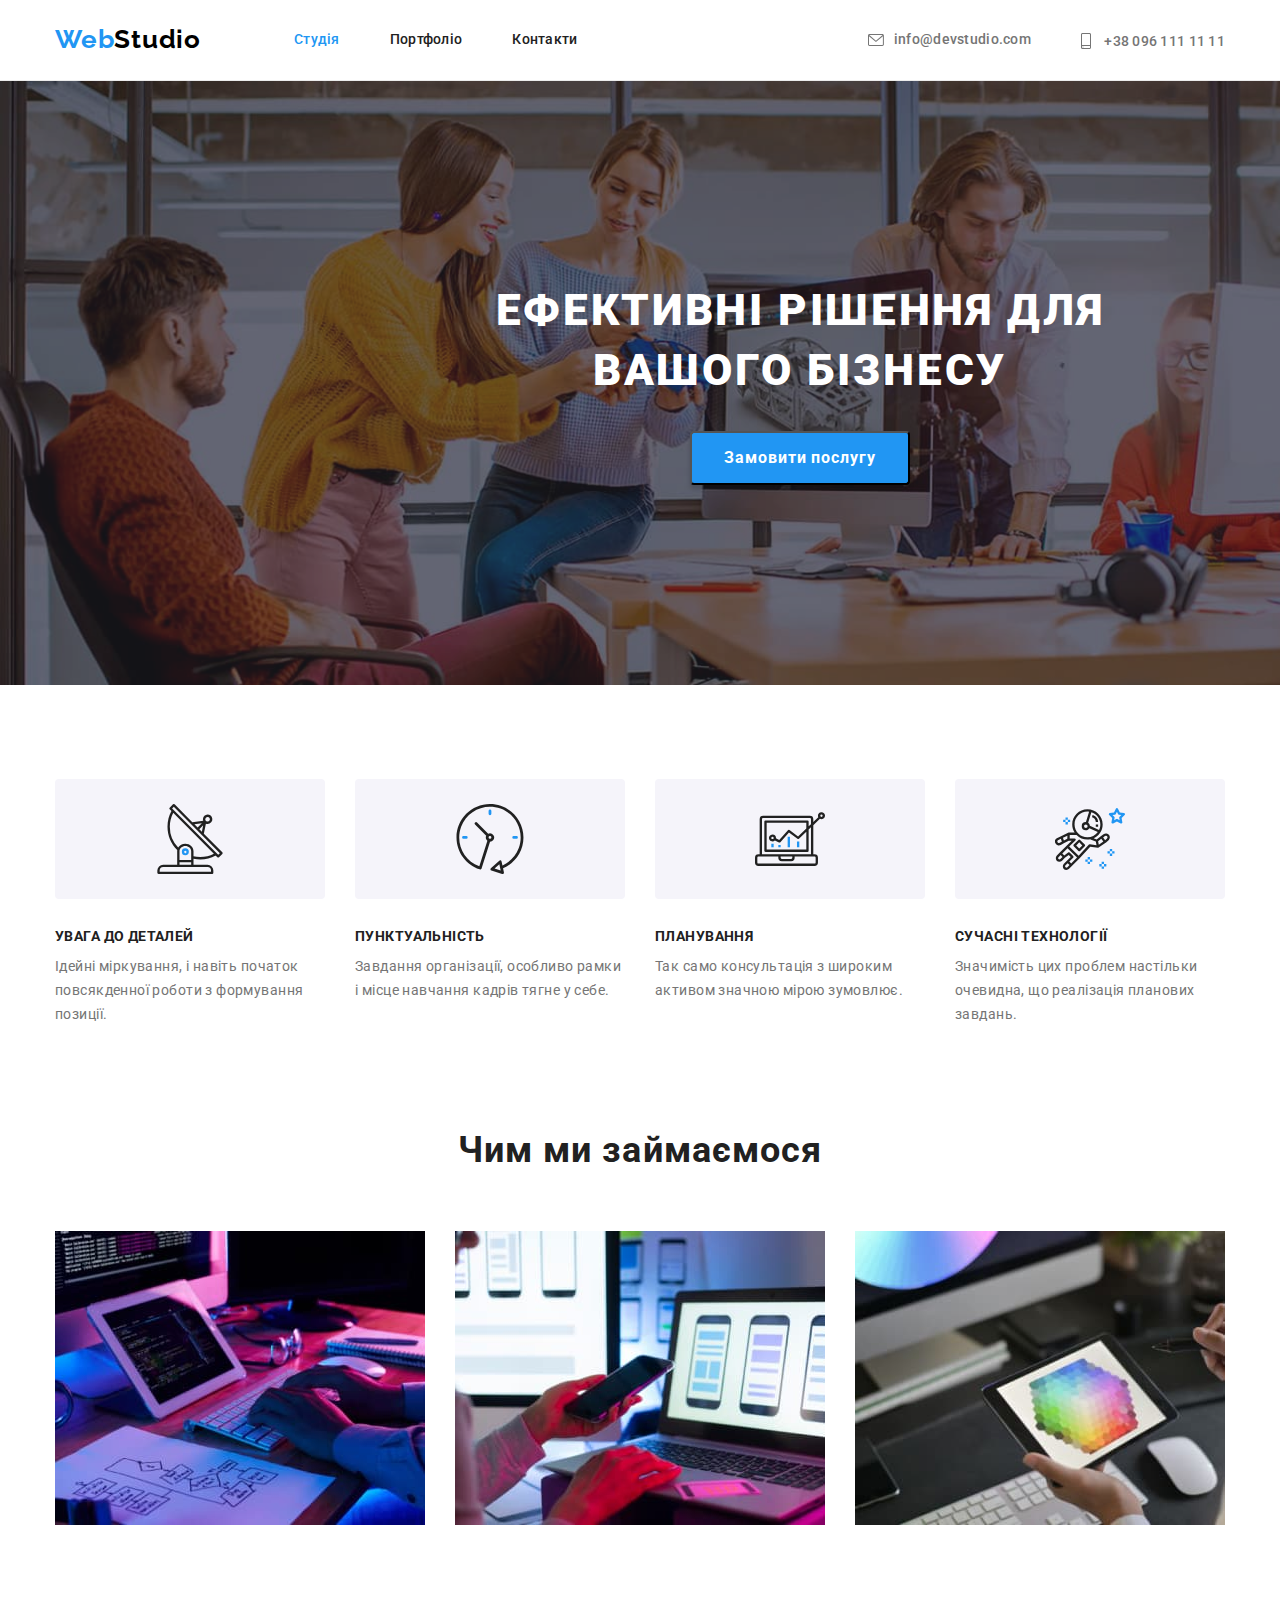
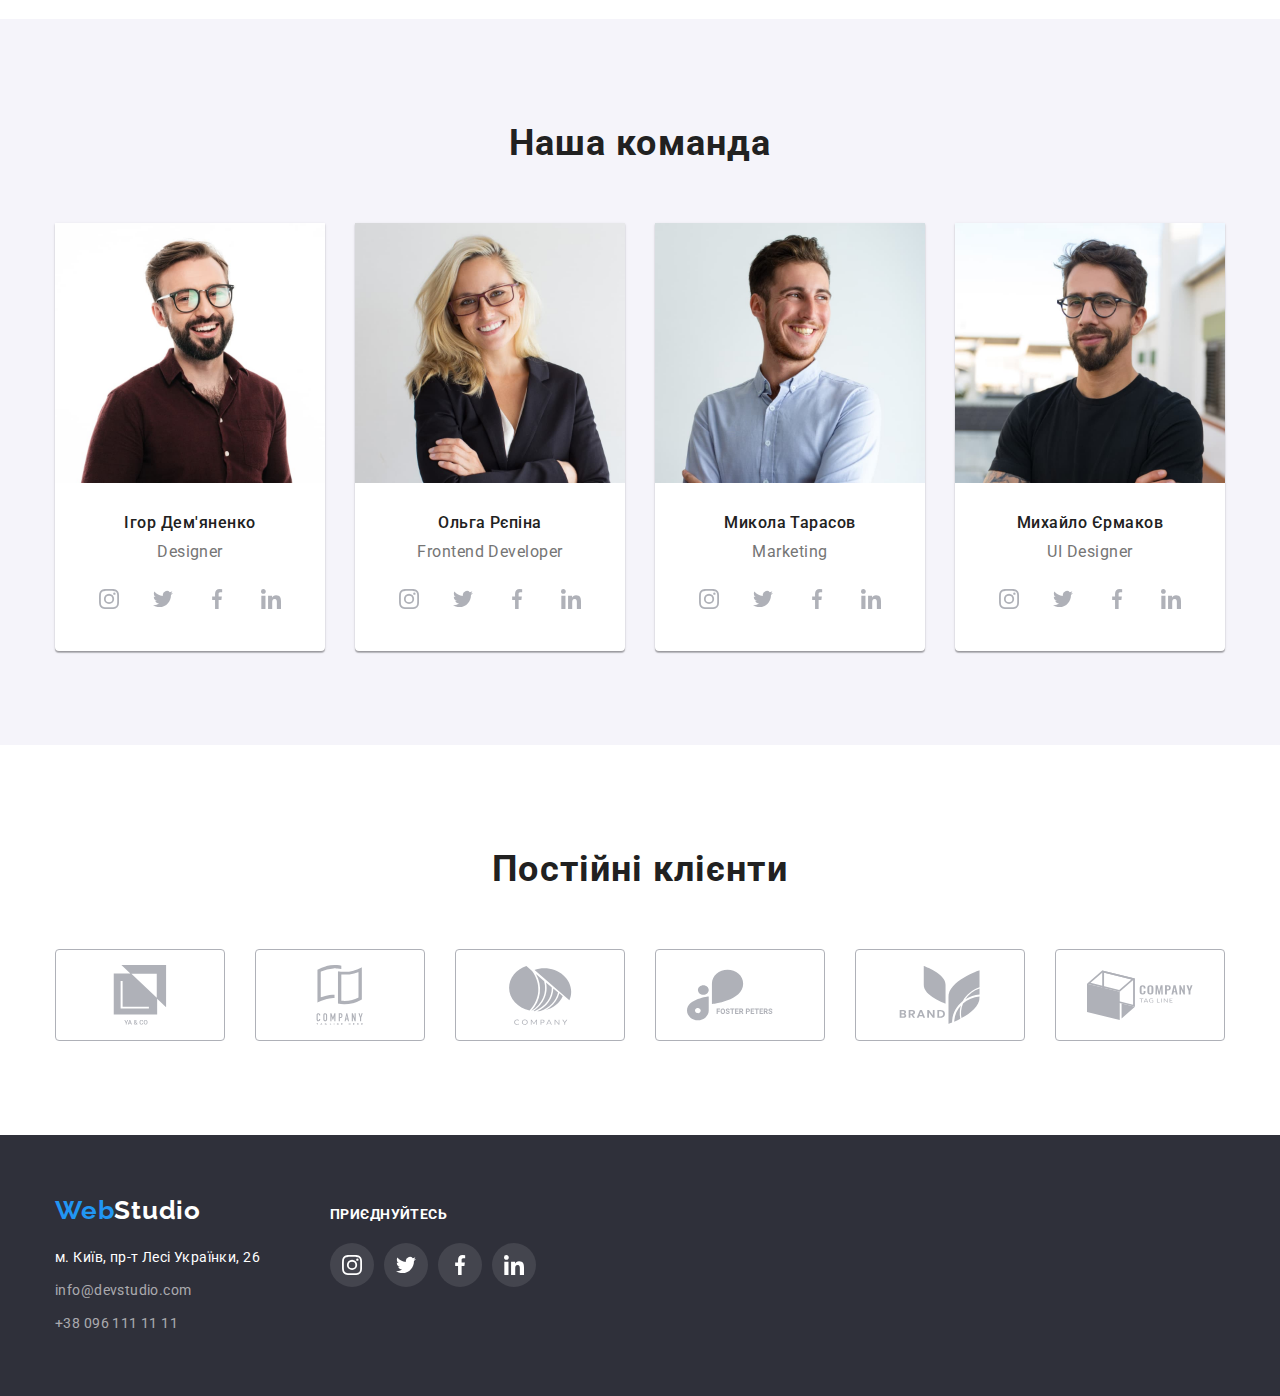
<file: index.html>
<!DOCTYPE html>
<html lang="uk">
  <head>
    <meta charset="UTF-8" />
    <meta http-equiv="X-UA-Compatible" content="IE=edge" />
    <meta name="viewport" content="width=device-width, initial-scale=1.0" />
    <title>WebStudio</title>
    <!-- подключение шрифтов -->
    <link rel="preconnect" href="https://fonts.googleapis.com" />
    <link rel="preconnect" href="https://fonts.gstatic.com" crossorigin />

    <link
      href="https://fonts.googleapis.com/css2?family=Raleway:wght@700&family=Roboto:wght@400;500;700;900&display=swap"
      rel="stylesheet"
    />
    <link
      rel="stylesheet"
      href="https://cdnjs.cloudflare.com/ajax/libs/modern-normalize/2.0.0/modern-normalize.css"
    />
    <link rel="stylesheet" href="./css/styles.css" />
  </head>
  <body>
    <!-- HEADER -->
    <header class="bg-header">
      <div class="container nav-flex">
        <div class="logo-nav-flex">
          <a href="./index.html" class="logo"
            ><span lang="en">Web</span><span lang="en" class="logo-part">Studio</span>
          </a>
          <nav>
            <ul class="nav-flex link">
              <li class="item current-page"><a href="#" class="nav-link">Студія</a></li>
              <li class="item"><a href="./portfolio.html" class="nav-link">Портфоліо</a></li>
              <li class="item"><a href="#contacts" class="nav-link">Контакти</a></li>
            </ul>
          </nav>
        </div>

        <ul class="link nav-flex">
          <li class="item">
            <a href="mailto:info@devstudio.com" class="mail-link">
              <svg class="nav-icon-envelope" width="16" height="12">
                <use href="./images/icons.svg#icon-envelope"></use>
              </svg>
              info@devstudio.com
            </a>
          </li>
          <li class="item">
            <a href="tel:+380961111111" class="tel-link">
              <sub>
                <svg class="nav-icon-smartphone" width="10" height="16">
                  <use href="./images/icons.svg#icon-smartphone"></use>
                </svg>
              </sub>
              +38 096 111 11 11
            </a>
          </li>
        </ul>
      </div>
    </header>
    <main>
      <!-- HERO -->
      <section class="section-bg-hero bg-hero">
        <div class="">
          <div class="container">
            <h1 class="header-hero">Ефективні рішення для вашого бізнесу</h1>
            <button type="button" class="button-service">Замовити послугу</button>
          </div>
        </div>
      </section>

      <!--About-->
      <section class="section">
        <div class="container">
          <h2 class="visually-hidden">Specific company</h2>
          <ul class="link about-flex">
            <li class="about-list">
              <div class="about-container">
                <svg class="about-icon" width="70" height="70">
                  <use href="./images/icons.svg#icon-antenna"></use>
                </svg>
              </div>
              <h3 class="about-header">УВАГА ДО ДЕТАЛЕЙ</h3>
              <p class="about-paragraph">
                Ідейні міркування, і навіть початок повсякденної роботи з формування позиції.
              </p>
            </li>
            <li class="about-list">
              <div class="about-container">
                <svg class="about-icon" width="70" height="70">
                  <use href="./images/icons.svg#icon-clock"></use>
                </svg>
              </div>
              <h3 class="about-header">ПУНКТУАЛЬНІСТЬ</h3>
              <p class="about-paragraph">
                Завдання організації, особливо рамки і місце навчання кадрів тягне у себе.
              </p>
            </li>
            <li class="about-list">
              <div class="about-container">
                <svg class="about-icon" width="70" height="70">
                  <use href="./images/icons.svg#icon-diagram"></use>
                </svg>
              </div>
              <h3 class="about-header">ПЛАНУВАННЯ</h3>
              <p class="about-paragraph">
                Так само консультація з широким активом значною мірою зумовлює.
              </p>
            </li>
            <li class="about-list">
              <div class="about-container">
                <svg class="about-icon" width="70" height="70">
                  <use href="./images/icons.svg#icon-astronaut"></use>
                </svg>
              </div>
              <h3 class="about-header">СУЧАСНІ ТЕХНОЛОГІЇ</h3>
              <p class="about-paragraph">
                Значимість цих проблем настільки очевидна, що реалізація планових завдань.
              </p>
            </li>
          </ul>
        </div>
      </section>
      <!--About our work-->
      <section class="section work">
        <div class="container">
          <h2 class="header-second">Чим ми займаємося</h2>
          <ul class="link about-work-flex">
            <li class="about-work-list">
              <img src="./images/box1.jpg" alt="Екран і руки на клавіатурі" width="370" />
            </li>
            <li class="about-work-list">
              <img src="./images/box2.jpg" alt="Екран і телефон в руці" width="370" />
            </li>
            <li class="about-work-list">
              <img src="./images/box3.jpg" alt="Планшет в руці" width="370" />
            </li>
          </ul>
        </div>
      </section>

      <!-- Our team -->
      <section class="section our-team">
        <div class="container">
          <h2 class="header-second">Наша команда</h2>
          <ul class="link our-team-flex">
            <li class="our-team-list">
              <img src="./images/imgpd1.jpg" alt="Фотографія продакт дизайнера" width="270" />
              <div class="our-team-item">
                <h3 class="our-team-name">Ігор Дем'яненко</h3>
                <p class="our-team-paragraph"><span lang="en">Designer</span></p>
                <ul class="our-team-social-container link">
                  <li class="our-team-icon-container list">
                    <a href="" class="our-team-icon-link" target="_blank" rel="noopener noreferrer">
                      <svg class="our-team-icon" width="20" height="20">
                        <use href="./images/icons.svg#icon-instagram"></use>
                      </svg>
                    </a>
                  </li>
                  <li class="our-team-icon-container list">
                    <a href="" class="our-team-icon-link" target="_blank" rel="noopener noreferrer">
                      <svg class="our-team-icon" width="20" height="20">
                        <use href="./images/icons.svg#icon-twitter"></use>
                      </svg>
                    </a>
                  </li>
                  <li class="our-team-icon-container list">
                    <a href="" class="our-team-icon-link" target="_blank" rel="noopener noreferrer">
                      <svg class="our-team-icon" width="20" height="20">
                        <use href="./images/icons.svg#icon-facebook"></use>
                      </svg>
                    </a>
                  </li>
                  <li class="our-team-icon-container list">
                    <a href="" class="our-team-icon-link" target="_blank" rel="noopener noreferrer">
                      <svg class="our-team-icon" width="20" height="20">
                        <use href="./images/icons.svg#icon-linkedin"></use>
                      </svg>
                    </a>
                  </li>
                </ul>
              </div>
            </li>
            <li class="our-team-list">
              <img src="./images/imgfd1.jpg" alt="Фотографія фронтенд розробника" width="270" />
              <div class="our-team-item">
                <h3 class="our-team-name">Ольга Рєпіна</h3>
                <p class="our-team-paragraph"><span lang="en">Frontend Developer</span></p>
                <ul class="our-team-social-container link">
                  <li class="our-team-icon-container list">
                    <a href="" class="our-team-icon-link" target="_blank" rel="noopener noreferrer">
                      <svg class="our-team-icon" width="20" height="20">
                        <use href="./images/icons.svg#icon-instagram"></use>
                      </svg>
                    </a>
                  </li>
                  <li class="our-team-icon-container list">
                    <a href="" class="our-team-icon-link" target="_blank" rel="noopener noreferrer">
                      <svg class="our-team-icon" width="20" height="20">
                        <use href="./images/icons.svg#icon-twitter"></use>
                      </svg>
                    </a>
                  </li>
                  <li class="our-team-icon-container list">
                    <a href="" class="our-team-icon-link" target="_blank" rel="noopener noreferrer">
                      <svg class="our-team-icon" width="20" height="20">
                        <use href="./images/icons.svg#icon-facebook"></use>
                      </svg>
                    </a>
                  </li>
                  <li class="our-team-icon-container list">
                    <a href="" class="our-team-icon-link" target="_blank" rel="noopener noreferrer">
                      <svg class="our-team-icon" width="20" height="20">
                        <use href="./images/icons.svg#icon-linkedin"></use>
                      </svg>
                    </a>
                  </li>
                </ul>
              </div>
            </li>
            <li class="our-team-list">
              <img src="./images/imgm1.jpg" alt="Фотографія маркетолога" width="270" />
              <div class="our-team-item">
                <h3 class="our-team-name">Микола Тарасов</h3>
                <p class="our-team-paragraph"><span lang="en">Marketing</span></p>
                <ul class="our-team-social-container link">
                  <li class="our-team-icon-container list">
                    <a href="" class="our-team-icon-link" target="_blank" rel="noopener noreferrer">
                      <svg class="our-team-icon" width="20" height="20">
                        <use href="./images/icons.svg#icon-instagram"></use>
                      </svg>
                    </a>
                  </li>
                  <li class="our-team-icon-container list">
                    <a href="" class="our-team-icon-link" target="_blank" rel="noopener noreferrer">
                      <svg class="our-team-icon" width="20" height="20">
                        <use href="./images/icons.svg#icon-twitter"></use>
                      </svg>
                    </a>
                  </li>
                  <li class="our-team-icon-container list">
                    <a href="" class="our-team-icon-link" target="_blank" rel="noopener noreferrer">
                      <svg class="our-team-icon" width="20" height="20">
                        <use href="./images/icons.svg#icon-facebook"></use>
                      </svg>
                    </a>
                  </li>
                  <li class="our-team-icon-container list">
                    <a href="" class="our-team-icon-link" target="_blank" rel="noopener noreferrer">
                      <svg class="our-team-icon" width="20" height="20">
                        <use href="./images/icons.svg#icon-linkedin"></use>
                      </svg>
                    </a>
                  </li>
                </ul>
              </div>
            </li>
            <li class="our-team-list">
              <img src="./images/imguid1.jpg" alt="Фотографія UI дизайнера" width="270" />
              <div class="our-team-item">
                <h3 class="our-team-name">Михайло Єрмаков</h3>
                <p class="our-team-paragraph"><span lang="en">UI Designer</span></p>
                <ul class="our-team-social-container link">
                  <li class="our-team-icon-container list">
                    <a href="" class="our-team-icon-link" target="_blank" rel="noopener noreferrer">
                      <svg class="our-team-icon" width="20" height="20">
                        <use href="./images/icons.svg#icon-instagram"></use>
                      </svg>
                    </a>
                  </li>
                  <li class="our-team-icon-container list">
                    <a href="" class="our-team-icon-link" target="_blank" rel="noopener noreferrer">
                      <svg class="our-team-icon" width="20" height="20">
                        <use href="./images/icons.svg#icon-twitter"></use>
                      </svg>
                    </a>
                  </li>
                  <li class="our-team-icon-container list">
                    <a href="" class="our-team-icon-link" target="_blank" rel="noopener noreferrer">
                      <svg class="our-team-icon" width="20" height="20">
                        <use href="./images/icons.svg#icon-facebook"></use>
                      </svg>
                    </a>
                  </li>
                  <li class="our-team-icon-container list">
                    <a href="" class="our-team-icon-link" target="_blank" rel="noopener noreferrer">
                      <svg class="our-team-icon" width="20" height="20">
                        <use href="./images/icons.svg#icon-linkedin"></use>
                      </svg>
                    </a>
                  </li>
                </ul>
              </div>
            </li>
          </ul>
        </div>
      </section>
      <!-- Our clients -->
      <section class="section our-clients">
        <div class="container">
          <h2 class="header-second">Постійні клієнти</h2>
          <ul class="link our-clients-flex">
            <li class="our-clients-rectangle">
              <a href="" class="our-clients-link" target="_blank" rel="noopener noreferrer">
                <svg class="our-clients-icon" width="106" height="60">
                  <use href="./images/icons.svg#icon-client-1"></use>
                </svg>
              </a>
            </li>
            <li class="our-clients-rectangle">
              <a href="" class="our-clients-link" target="_blank" rel="noopener noreferrer">
                <svg class="our-clients-icon" width="106" height="60">
                  <use href="./images/icons.svg#icon-client-2"></use>
                </svg>
              </a>
            </li>
            <li class="our-clients-rectangle">
              <a href="" class="our-clients-link" target="_blank" rel="noopener noreferrer">
                <svg class="our-clients-icon" width="106" height="60">
                  <use href="./images/icons.svg#icon-client-3"></use>
                </svg>
              </a>
            </li>
            <li class="our-clients-rectangle">
              <a href="" class="our-clients-link" target="_blank" rel="noopener noreferrer">
                <svg class="our-clients-icon" width="106" height="60">
                  <use href="./images/icons.svg#icon-client-4"></use>
                </svg>
              </a>
            </li>
            <li class="our-clients-rectangle">
              <a href="" class="our-clients-link" target="_blank" rel="noopener noreferrer">
                <svg class="our-clients-icon" width="106" height="60">
                  <use href="./images/icons.svg#icon-client-5"></use>
                </svg>
              </a>
            </li>
            <li class="our-clients-rectangle">
              <a href="" class="our-clients-link" target="_blank" rel="noopener noreferrer">
                <svg class="our-clients-icon" width="106" height="60">
                  <use href="./images/icons.svg#icon-client-6"></use>
                </svg>
              </a>
            </li>
          </ul>
        </div>
      </section>
    </main>
    <!-- Footer -->
    <footer class="footer">
      <div class="ft-container container">
        <div class="ft-left-side-container">
          <a href="./index.html" class="logo-ft"
            ><span lang="en">Web</span><span lang="en" class="logo-part-ft">Studio</span>
          </a>
          <address id="contacts" class="ft-address">
            <ul class="link">
              <li class="li-ft">
                <a
                  href="https://goo.gl/maps/rEXAgXgdKfEQJtbBA?coh=178573&amp;entry=tt"
                  target="_blank"
                  rel="noopener noreferrer"
                  class="address-link-ft"
                  >м. Київ, пр-т Лесі Українки, 26
                </a>
              </li>
              <li class="li-ft">
                <a href="mailto:info@devstudio.com" class="mail-link-ft"
                  ><span lang="en">info@devstudio.com</span>
                </a>
              </li>
              <li><a href="tel:+380961111111" class="tel-link-ft">+38 096 111 11 11</a></li>
            </ul>
          </address>
        </div>
        <div>
          <h2 class="ft-header-social">приєднуйтесь</h2>
          <ul class="link ft-social-container">
            <li class="ft-icon-container list">
              <a href="" class="ft-icon-link" target="_blank" rel="noopener noreferrer">
                <svg class="ft-icon" width="20" height="20">
                  <use href="./images/icons.svg#icon-instagram"></use>
                </svg>
              </a>
            </li>
            <li class="ft-icon-container list">
              <a href="" class="ft-icon-link" target="_blank" rel="noopener noreferrer">
                <svg class="ft-icon" width="20" height="20">
                  <use href="./images/icons.svg#icon-twitter"></use>
                </svg>
              </a>
            </li>
            <li class="ft-icon-container list">
              <a href="" class="ft-icon-link" target="_blank" rel="noopener noreferrer">
                <svg class="ft-icon" width="20" height="20">
                  <use href="./images/icons.svg#icon-facebook"></use>
                </svg>
              </a>
            </li>
            <li class="ft-icon-container list">
              <a href="" class="ft-icon-link" target="_blank" rel="noopener noreferrer">
                <svg class="ft-icon" width="20" height="20">
                  <use href="./images/icons.svg#icon-linkedin"></use>
                </svg>
              </a>
            </li>
          </ul>
        </div>
      </div>
    </footer>
  </body>
</html>
</file>
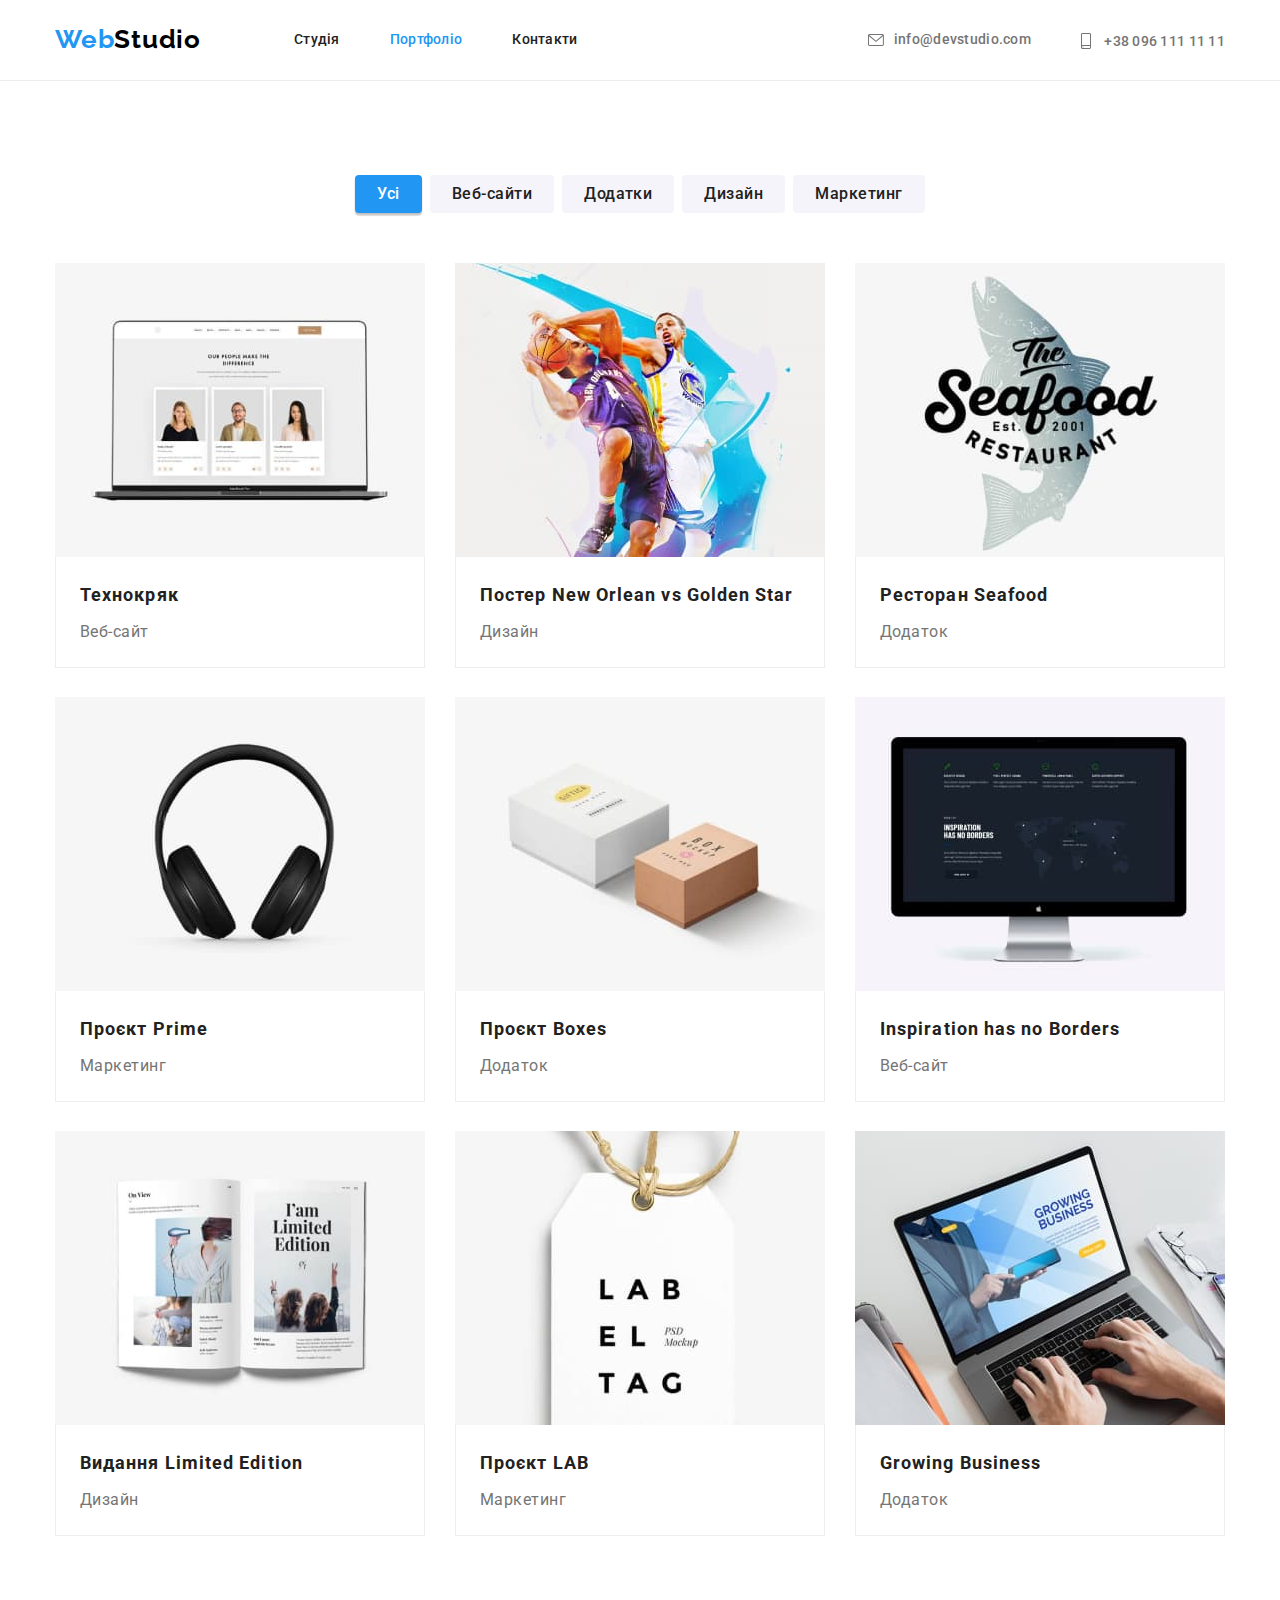
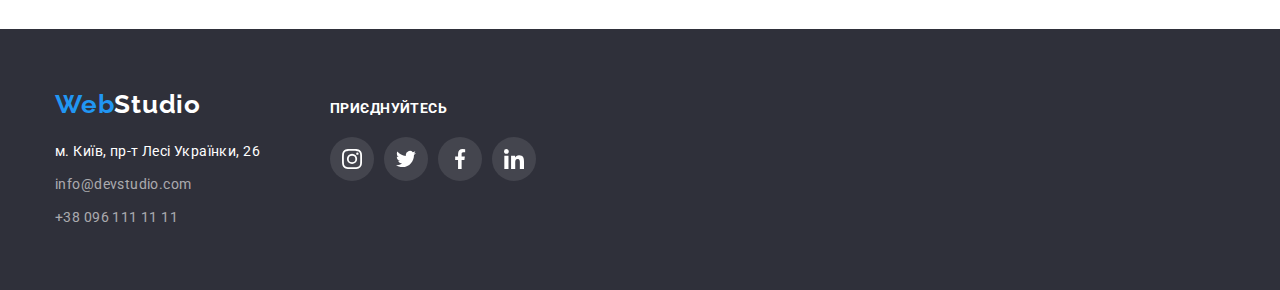
<file: portfolio.html>
<!DOCTYPE html>
<html lang="uk">
  <head>
    <meta charset="UTF-8" />
    <meta http-equiv="X-UA-Compatible" content="IE=edge" />
    <meta name="viewport" content="width=device-width, initial-scale=1.0" />
    <title>WebStudio</title>
    <!-- подключение шрифтов -->
    <link rel="preconnect" href="https://fonts.googleapis.com" />
    <link rel="preconnect" href="https://fonts.gstatic.com" crossorigin />
    <link
      href="https://fonts.googleapis.com/css2?family=Raleway:wght@700&family=Roboto:wght@400;500;700;900&display=swap"
      rel="stylesheet"
    />
    <link
      rel="stylesheet"
      href="https://cdnjs.cloudflare.com/ajax/libs/modern-normalize/2.0.0/modern-normalize.css"
    />
    <link rel="stylesheet" href="./css/styles.css" />
  </head>
  <body>
    <!-- HEADER -->
    <header class="bg-header">
      <div class="container nav-flex">
        <div class="logo-nav-flex">
          <a href="./index.html" class="logo"
            ><span lang="en">Web</span><span lang="en" class="logo-part">Studio</span>
          </a>
          <nav>
            <ul class="link nav-flex">
              <li class="item"><a href="./index.html" class="nav-link">Студія</a></li>
              <li class="item current-page">
                <a href="./portfolio.html" class="nav-link">Портфоліо</a>
              </li>
              <li class="item"><a href="#contacts" class="nav-link">Контакти</a></li>
            </ul>
          </nav>
        </div>
        <ul class="link nav-flex">
          <li class="item">
            <a href="mailto:info@devstudio.com" class="mail-link">
              <svg class="nav-icon-envelope" width="16" height="12">
                <use href="./images/icons.svg#icon-envelope"></use>
              </svg>
              info@devstudio.com
            </a>
          </li>
          <li class="item">
            <a href="tel:+380961111111" class="tel-link">
              <sub>
                <svg class="nav-icon-smartphone" width="10" height="16">
                  <use href="./images/icons.svg#icon-smartphone"></use>
                </svg>
              </sub>
              +38 096 111 11 11
            </a>
          </li>
        </ul>
      </div>
    </header>
    <!-- HERO -->
    <main>
      <section class="section">
        <div class="container">
          <h1 class="visually-hidden">Portfolio</h1>
          <ul class="link menu-portfolio">
            <li class="menu-button">
              <button type="button" class="first">Усі</button>
            </li>
            <li class="menu-button">
              <button type="button" class="menu-list-portfolio">Веб-сайти</button>
            </li>
            <li class="menu-button">
              <button type="button" class="menu-list-portfolio">Додатки</button>
            </li>
            <li class="menu-button">
              <button type="button" class="menu-list-portfolio">Дизайн</button>
            </li>
            <li class="menu-button">
              <button type="button" class="menu-list-portfolio">Маркетинг</button>
            </li>
          </ul>

          <ul class="link exzamples-portfolio">
            <li class="exsamples-list">
              <a href="" class="decoration exsamples-list-link">
                <img
                  src="./images/img-exsamples1.jpg"
                  alt="Приклад веб-сайту"
                  width="370"
                  height="294"
                />
                <div class="exsamples-item">
                  <h3 class="exsamples-header">Технокряк</h3>
                  <p class="exsamples-paragraph">Веб-сайт</p>
                </div>
              </a>
            </li>
            <li class="exsamples-list">
              <a href="" class="decoration exsamples-list-link">
                <img
                  src="./images/img-exsamples2.jpg"
                  alt="Приклад дизайну"
                  width="370"
                  height="294"
                  class=""
                />
                <div class="exsamples-item">
                  <h3 class="exsamples-header">
                    Постер <span lang="en">New Orlean vs Golden Star</span>
                  </h3>
                  <p class="exsamples-paragraph">Дизайн</p>
                </div>
              </a>
            </li>
            <li class="exsamples-list">
              <a href="" class="decoration exsamples-list-link">
                <img
                  src="./images/img-exsamples3.jpg"
                  alt="Приклад додатку"
                  width="370"
                  height="294"
                  class=""
                />
                <div class="exsamples-item">
                  <h3 class="exsamples-header">Ресторан <span lang="en">Seafood</span></h3>
                  <p class="exsamples-paragraph">Додаток</p>
                </div>
              </a>
            </li>
            <li class="exsamples-list">
              <a href="" class="decoration exsamples-list-link">
                <img
                  src="./images/img-exsamples4.jpg"
                  alt="Приклад маркетингу"
                  width="370"
                  height="294"
                  class=""
                />
                <div class="exsamples-item">
                  <h3 class="exsamples-header">Проєкт <span lang="en">Prime</span></h3>
                  <p class="exsamples-paragraph">Маркетинг</p>
                </div>
              </a>
            </li>
            <li class="exsamples-list">
              <a href="" class="decoration exsamples-list-link">
                <img
                  src="./images/img-exsamples5.jpg"
                  alt="Приклад додатку"
                  width="370"
                  height="294"
                  class=""
                />
                <div class="exsamples-item">
                  <h3 class="exsamples-header">Проєкт Boxes</h3>
                  <p class="exsamples-paragraph">Додаток</p>
                </div>
              </a>
            </li>
            <li class="exsamples-list">
              <a href="" class="decoration exsamples-list-link">
                <img
                  src="./images/img-exsamples6.jpg"
                  alt="Приклад веб-сайту"
                  width="370"
                  height="294"
                  class="class"
                />
                <div class="exsamples-item">
                  <h3 class="exsamples-header">
                    <span lang="en">Inspiration has no Borders</span>
                  </h3>
                  <p class="exsamples-paragraph">Веб-сайт</p>
                </div>
              </a>
            </li>
            <li class="exsamples-list">
              <a href="" class="decoration exsamples-list-link">
                <img
                  src="./images/img-exsamples7.jpg"
                  alt="Приклад дизайну"
                  width="370"
                  height="294"
                  class="class"
                />
                <div class="exsamples-item">
                  <h3 class="exsamples-header">Видання <span lang="en">Limited Edition</span></h3>
                  <p class="exsamples-paragraph">Дизайн</p>
                </div>
              </a>
            </li>
            <li class="exsamples-list">
              <a href="" class="decoration exsamples-list-link">
                <img
                  src="./images/img-exsamples8.jpg"
                  alt="Приклад маркетингу"
                  width="370"
                  height="294"
                  class="class"
                />
                <div class="exsamples-item">
                  <h3 class="exsamples-header">Проєкт <span lang="en">LAB</span></h3>
                  <p class="exsamples-paragraph">Маркетинг</p>
                </div>
              </a>
            </li>
            <li class="exsamples-list">
              <a href="" class="decoration exsamples-list-link">
                <img
                  src="./images/img-exsamples9.jpg"
                  alt="Приклад додатку"
                  width="370"
                  height="294"
                  class="class"
                />
                <div class="exsamples-item">
                  <h3 class="exsamples-header"><span lang="en">Growing Business</span></h3>
                  <p class="exsamples-paragraph">Додаток</p>
                </div>
              </a>
            </li>
          </ul>
        </div>
      </section>
    </main>
    <!-- Footer -->
    <footer class="footer">
      <div class="ft-container container">
        <div class="ft-left-side-container">
          <a href="./index.html" class="logo-ft"
            ><span lang="en">Web</span><span lang="en" class="logo-part-ft">Studio</span>
          </a>
          <address id="contacts" class="ft-address">
            <ul class="link">
              <li class="li-ft">
                <a
                  href="https://goo.gl/maps/rEXAgXgdKfEQJtbBA?coh=178573&amp;entry=tt"
                  target="_blank"
                  rel="noopener noreferrer"
                  class="address-link-ft"
                  >м. Київ, пр-т Лесі Українки, 26
                </a>
              </li>
              <li class="li-ft">
                <a href="mailto:info@devstudio.com" class="mail-link-ft"
                  ><span lang="en">info@devstudio.com</span>
                </a>
              </li>
              <li><a href="tel:+380961111111" class="tel-link-ft">+38 096 111 11 11</a></li>
            </ul>
          </address>
        </div>
        <div>
          <h2 class="ft-header-social">приєднуйтесь</h2>
          <ul class="link ft-social-container">
            <li class="ft-icon-container list">
              <a href="" class="ft-icon-link" target="_blank" rel="noopener noreferrer">
                <svg class="ft-icon" width="20" height="20">
                  <use href="./images/icons.svg#icon-instagram"></use>
                </svg>
              </a>
            </li>
            <li class="ft-icon-container list">
              <a href="" class="ft-icon-link" target="_blank" rel="noopener noreferrer">
                <svg class="ft-icon" width="20" height="20">
                  <use href="./images/icons.svg#icon-twitter"></use>
                </svg>
              </a>
            </li>
            <li class="ft-icon-container list">
              <a href="" class="ft-icon-link" target="_blank" rel="noopener noreferrer">
                <svg class="ft-icon" width="20" height="20">
                  <use href="./images/icons.svg#icon-facebook"></use>
                </svg>
              </a>
            </li>
            <li class="ft-icon-container list">
              <a href="" class="ft-icon-link" target="_blank" rel="noopener noreferrer">
                <svg class="ft-icon" width="20" height="20">
                  <use href="./images/icons.svg#icon-linkedin"></use>
                </svg>
              </a>
            </li>
          </ul>
        </div>
      </div>
    </footer>
  </body>
</html>
</file>
<file: css/styles.css>
:root {
  --bg-color-main: #2f303a;
  --accent-color: #2196f3;
  --second-accent-color: #ffffff;
  --header-color: #212121;
  --paragraph-color: #757575;

  --font-family: 'Roboto', sans-serif;
  --font-weight-nav: 500;
  --font-weight-header: 700;
  --font-weight-main-header: 900;
  --font-weight-paragraph: 400;

  --font-size-paragraph: 14px;
  --font-size-header: 16px;
}

body {
  font-family: 'Roboto', 'Helvetica Neue', 'Verdana', 'Tahoma', sans-serif;
  font-style: normal;
  font-size: var(--font-size-paragraph);
  margin: 0;
  background-color: var(--second-accent-color);
}
.container {
  width: 1200px;
  padding-left: 15px;
  padding-right: 15px;
  margin-left: auto;
  margin-right: auto;
}
h1,
h2,
h3,
h4,
h5,
h6,
p,
ul {
  margin-top: 0;
  margin-bottom: 0;
}
.link {
  list-style-type: none;
  padding: 0;
  margin: 0;
}
.section {
  background-color: var(--second-accent-color);
  padding-top: 94px;
  padding-bottom: 94px;
}

/* Header */
.bg-header {
  background-color: var(--second-accent-color);
  border-bottom: 1px solid #ececec;
}

.logo {
  color: var(--accent-color);
  text-decoration: none;
  font-family: 'Raleway';
  font-weight: var(--font-weight-header);
  font-size: 26px;
  line-height: 1.192;
  letter-spacing: 0.03em;
  margin-right: 93px;
}
.logo-part {
  color: #000000;
}
.logo-nav-flex {
  display: flex;
  align-items: center;
}

.nav-flex {
  display: flex;
  align-items: center;
  margin-left: auto;
}

.item {
  margin-right: 50px;
}
.item:last-child {
  margin-right: 0;
}
.nav-link {
  color: var(--header-color);
  text-decoration: none;
  font-weight: var(--font-weight-nav);
  line-height: 1.14;
  letter-spacing: 0.02em;

  display: block;
  padding-top: 32px;
  padding-bottom: 32px;
}

.mail-link {
  color: var(--paragraph-color);
  text-decoration: none;
  font-weight: var(--font-weight-nav);
  line-height: 1.14;
  letter-spacing: 0.02em;
  display: flex;
  align-items: center;
}

.nav-icon-envelope {
  margin-right: 10px;
  fill: currentColor;
}

.tel-link {
  color: var(--paragraph-color);
  text-decoration: none;
  font-weight: var(--font-weight-nav);
  line-height: 1.14;
  letter-spacing: 0.02em;
}
.nav-icon-smartphone {
  margin-right: 10px;
  fill: currentColor;
}
.nav-link:focus,
.nav-link:hover,
.tel-link:focus,
.tel-link:hover,
.mail-link:focus,
.mail-link:hover {
  color: var(--accent-color);
}
.current-page > a {
  color: var(--accent-color);
}

/* HERO */

.section-bg-hero {
  background-image: url(../images/img-hero-overlay.png), url(../images/img-hero.jpg);
  background-size: cover;
  background-color: #c4c4c4;
  width: 1600px;

  text-align: center;
  margin-left: auto;
  margin-right: auto;
}
.bg-hero {
  padding-top: 200px;
  padding-bottom: 200px;
}

.header-hero {
  color: var(--second-accent-color);
  font-weight: var(--font-weight-main-header);
  font-size: 44px;
  line-height: 1.36;
  text-align: center;
  letter-spacing: 0.06em;
  text-transform: uppercase;
  width: 696px;

  margin-bottom: 30px;
  margin-left: auto;
  margin-right: auto;
}

.button-service {
  color: var(--second-accent-color);
  font-weight: var(--font-weight-header);
  font-family: var(--font-family);
  font-size: 16px;
  line-height: 1.88;
  letter-spacing: 0.06em;
  background-color: var(--accent-color);

  padding: 10px 32px;
  cursor: pointer;

  box-shadow: 0px 4px 4px rgba(0, 0, 0, 0.15);
  border-radius: 4px;
}
.button-service:active {
  background-color: #188ce8;
}

/* About */

.visually-hidden {
  position: absolute;
  white-space: nowrap;
  width: 1px;
  height: 1px;
  overflow: hidden;
  border: 0;
  padding: 0;
  clip: rect(0 0 0 0);
  clip-path: inset(50%);
  margin: -1px;
}
.about-flex {
  display: flex;
  flex-wrap: wrap;
  gap: 30px;
}

.header-second {
  color: var(--header-color);
  font-weight: var(--font-weight-header);
  font-size: 36px;
  line-height: 1.67;
  text-align: center;
  letter-spacing: 0.03em;

  margin-bottom: 50px;
}

.about-header {
  color: var(--header-color);
  font-weight: var(--font-weight-header);
  font-size: var(--font-size-paragraph);
  line-height: 1.14;
  letter-spacing: 0.03em;
  text-transform: uppercase;

  margin-bottom: 10px;
}
.about-paragraph {
  color: var(--paragraph-color);
  font-weight: var(--font-weight-paragraph);
  line-height: 1.71;
  letter-spacing: 0.03em;
}
.about-list {
  width: 270px;
}

.about-container {
  background-color: #f5f4fa;
  border-radius: 4px;
  margin-bottom: 30px;
  height: 120px;
  display: flex;
  justify-content: center;
  align-items: center;
}
.about-icon {
  display: block;
}

/* About our work */
.work {
  padding-top: 0px;
}
.about-work-flex {
  display: flex;
  flex-wrap: wrap;
  gap: 30px;
}
.about-work-list {
  width: 370px;
}
img {
  display: block;
}
/* Our-team */

.our-team {
  background-color: #f5f4fa;
}

.our-team-flex {
  display: flex;
  flex-wrap: wrap;
  gap: 30px;
}
.our-team-list {
  background-color: var(--second-accent-color);
  width: 270px;
  box-shadow: 0px 1px 3px rgba(0, 0, 0, 0.12), 0px 1px 1px rgba(0, 0, 0, 0.14),
    0px 2px 1px rgba(0, 0, 0, 0.2);
  border-radius: 0px 0px 4px 4px;
}
.our-team-name {
  color: var(--header-color);
  font-weight: var(--font-weight-nav);
  font-size: var(--font-size-header);
  line-height: 1.19;
  text-align: center;
  letter-spacing: 0.03em;
  margin-bottom: 10px;
}
.our-team-paragraph {
  color: var(--paragraph-color);
  font-weight: var(--font-weight-paragraph);
  font-size: var(--font-size-header);
  line-height: 1.19;
  text-align: center;
  letter-spacing: 0.03em;
  margin-bottom: 16px;
}
.our-team-item {
  padding-top: 30px;
  padding-bottom: 30px;
  padding-left: 32px;
  padding-right: 32px;
}

.our-team-social-container {
  display: flex;
}

.our-team-icon-container {
  width: 44px;
  height: 44px;
}
.our-team-icon-link {
  display: flex;
  height: 100%;
  width: 100%;
  justify-content: center;
  align-items: center;

  color: #afb1b8;
  border: none;
  background-color: transparent;
  border-radius: 50%;
}
.our-team-icon {
  display: block;
  fill: currentColor;
}

.our-team-icon-container:not(:last-child) {
  margin-right: 10px;
}

.our-team-icon-link:hover,
.our-team-icon-link:focus {
  background-color: var(--accent-color);
  color: var(--second-accent-color);
}

/* Our clients */

.our-clients-flex {
  display: flex;
  flex-wrap: wrap;
  gap: 30px;
}
.our-clients-rectangle {
  width: 170px;
  height: 92px;
}
.our-clients-link {
  display: flex;
  height: 100%;
  width: 100%;
  justify-content: center;
  align-items: center;

  background-color: transparent;
  border: 1px solid #afb1b8;
  border-radius: 4px;
  color: #afb1b8;
}
.our-clients-icon {
  display: block;
  fill: currentColor;
}
.our-clients-link:focus,
.our-clients-link:hover {
  border-color: var(--accent-color);
  color: var(--accent-color);
}

/* FOOTER */
.footer {
  background-color: var(--bg-color-main);
  padding-top: 60px;
  padding-bottom: 60px;
}
.ft-container {
  display: flex;
  align-items: baseline;
}
.ft-left-side-container {
  margin-right: 70px;
}

.logo-ft {
  color: var(--accent-color);
  text-decoration: none;
  font-family: 'Raleway';
  font-weight: var(--font-weight-header);
  font-size: 26px;
  line-height: 1.192;
  letter-spacing: 0.03em;

  display: inline-block;
  margin-bottom: 20px;
}
.logo-part-ft {
  color: var(--second-accent-color);
}
.ft-address {
  font-style: normal;
}
.li-ft {
  margin-bottom: 9px;
}
.address-link-ft {
  color: var(--second-accent-color);

  text-decoration: none;
  font-weight: var(--font-weight-paragraph);
  line-height: 1.714;
  letter-spacing: 0.03em;

  display: inline-block;
}
.mail-link-ft {
  color: rgba(255, 255, 255, 0.6);

  text-decoration: none;
  font-weight: var(--font-weight-paragraph);
  line-height: 1.714;
  letter-spacing: 0.03em;

  display: inline-block;
}
.tel-link-ft {
  color: rgba(255, 255, 255, 0.6);
  text-decoration: none;
  font-weight: var(--font-weight-paragraph);
  line-height: 1.714;
  letter-spacing: 0.03em;

  display: inline-block;
}
.address-link-ft:focus,
.address-link-ft:hover,
.mail-link-ft:focus,
.mail-link-ft:hover,
.tel-link-ft:focus,
.tel-link-ft:hover {
  color: var(--accent-color);
}
.ft-header-social {
  font-weight: 700;
  font-size: 14px;
  line-height: 1.14;
  letter-spacing: 0.03em;
  text-transform: uppercase;
  color: var(--second-accent-color);
  margin-bottom: 20px;
}

.ft-social-container {
  display: flex;
}
.ft-icon-container {
  width: 44px;
  height: 44px;
}
.ft-icon-container:not(:last-child) {
  margin-right: 10px;
}

.ft-icon-link {
  display: flex;
  height: 100%;
  width: 100%;
  justify-content: center;
  align-items: center;

  color: var(--second-accent-color);

  border: none;
  background-color: rgba(255, 255, 255, 0.1);
  border-radius: 50%;
}
.ft-icon {
  display: block;
  fill: currentColor;
}

.ft-icon-link:hover,
.ft-icon-link:focus {
  background-color: var(--accent-color);
}

/* PORTFOLIO PAGE */

.menu-portfolio {
  display: flex;
  justify-content: center;

  margin-bottom: 50px;
}

.menu-button {
  text-decoration: none;
}
.menu-button:not(:last-child) {
  margin-right: 8px;
}
.menu-list-portfolio {
  background-color: #f5f4fa;
  color: var(--header-color);
  font-family: inherit;
  font-weight: var(--font-weight-nav);
  font-size: var(--font-size-header);
  line-height: 1.62;
  letter-spacing: 0.03em;
  cursor: pointer;
  padding: 6px 22px;

  border-color: #f5f4fa;
  border-radius: 4px;
  border-width: 0px;
}
.menu-list-portfolio:focus,
.menu-list-portfolio:hover {
  background-color: var(--accent-color);
  color: var(--second-accent-color);
  box-shadow: 0px 3px 1px rgba(0, 0, 0, 0.1), 0px 1px 2px rgba(0, 0, 0, 0.08),
    0px 2px 2px rgba(0, 0, 0, 0.12);
}

.first {
  background-color: var(--accent-color);
  color: var(--second-accent-color);
  font-family: inherit;
  font-weight: var(--font-weight-nav);
  font-size: var(--font-size-header);
  line-height: 1.62;
  letter-spacing: 0.03em;
  cursor: pointer;
  padding: 6px 22px;

  border-color: #f5f4fa;
  border-radius: 4px;
  border-width: 0px;

  box-shadow: 0px 3px 1px rgba(0, 0, 0, 0.1), 0px 1px 2px rgba(0, 0, 0, 0.08),
    0px 2px 2px rgba(0, 0, 0, 0.12);
}

.first:focus,
.first:hover {
  background-color: #f5f4fa;
  color: var(--header-color);
  box-shadow: none;
}
.exzamples-portfolio {
  display: flex;

  flex-wrap: wrap;
  gap: 30px;
}
.exsamples-list {
  background-color: var(--second-accent-color);

  width: 370px;
  height: 404px;
}
.exsamples-list-link {
  display: block;
}
.exsamples-list-link:hover,
.exsamples-list-link:focus {
  box-shadow: 0px 1px 1px rgba(0, 0, 0, 0.12), 0px 4px 4px rgba(0, 0, 0, 0.06),
    1px 4px 6px rgba(0, 0, 0, 0.16);
}
.exsamples-item {
  padding: 20px 24px;
  border-left: 1px solid #eeeeee;
  border-right: 1px solid #eeeeee;
  border-bottom: 1px solid #eeeeee;
}
.exsamples-header {
  color: var(--header-color);
  font-weight: var(--font-weight-header);
  font-size: 18px;

  line-height: 2;
  letter-spacing: 0.06em;

  margin-bottom: 4px;
}
.exsamples-paragraph {
  color: var(--paragraph-color);
  font-weight: var(--font-weight-paragraph);
  font-size: var(--font-size-header);

  line-height: 1.875;
  letter-spacing: 0.03em;
}
.decoration {
  text-decoration: none;
}
</file>
